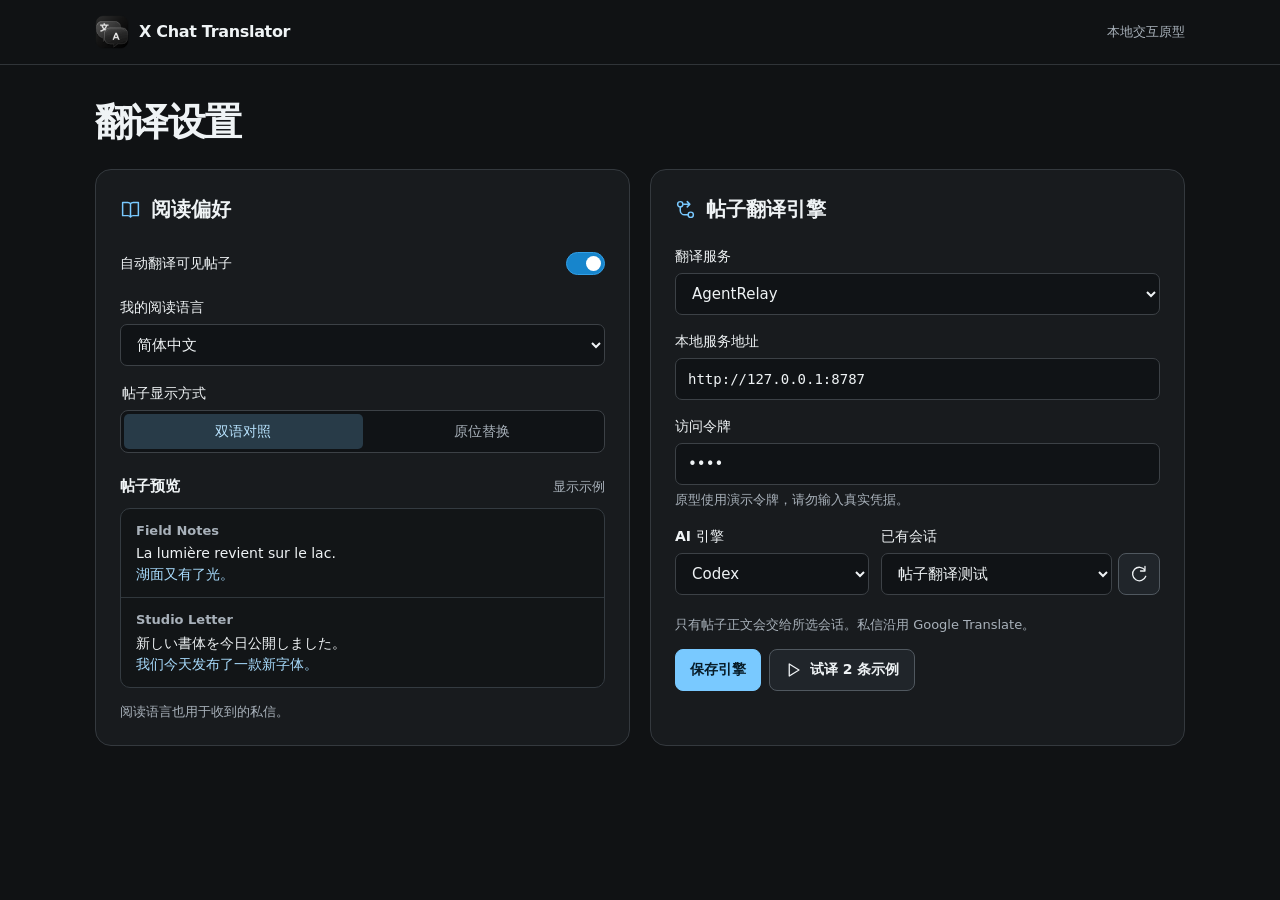
<file: docs/options-prototype/index.html>
<!doctype html>
<html lang="zh-CN">
<head>
<meta charset="utf-8"><meta name="viewport" content="width=device-width,initial-scale=1">
<meta name="theme-color" content="#101214"><title>翻译设置 · X Chat Translator</title>
<link rel="stylesheet" href="style.css"><script src="demo.js" defer></script>
</head>
<body>
<svg class="symbols" xmlns="http://www.w3.org/2000/svg" aria-hidden="true"><defs>
<symbol id="book" viewBox="0 0 24 24"><path d="M3 4h6a4 4 0 0 1 3 1.5A4 4 0 0 1 15 4h6v15h-6a4 4 0 0 0-3 1.5A4 4 0 0 0 9 19H3zM12 6v14"/></symbol>
<symbol id="route" viewBox="0 0 24 24"><circle cx="6" cy="6" r="3"/><circle cx="18" cy="18" r="3"/><path d="M6 9v4a5 5 0 0 0 5 5h4M10 6h7m-3-3 3 3-3 3"/></symbol>
<symbol id="play" viewBox="0 0 24 24"><path d="m7 4 13 8-13 8z"/></symbol>
<symbol id="refresh-icon" viewBox="0 0 24 24"><path d="M20 7a9 9 0 1 0 1 8M20 2v6h-6"/></symbol>
</defs></svg>
<header class="bar"><div class="bar-inner"><div class="brand"><img src="../../icons/icon-48.png" alt="" width="34" height="34"> X Chat Translator</div><span class="prototype">本地交互原型</span></div></header>
<main><h1>翻译设置</h1>
<div class="grid">
<section class="panel" aria-labelledby="read-title">
<h2 id="read-title"><svg aria-hidden="true"><use href="#book"/></svg>阅读偏好</h2>
<label class="toggle-row">自动翻译可见帖子<input id="enabled" type="checkbox" checked role="switch"></label>
<label for="language">我的阅读语言</label>
<select id="language"><option value="zh">简体中文</option><option value="en">English</option></select>
<fieldset><legend>帖子显示方式</legend><div class="segments">
<label><input type="radio" name="mode" value="both" checked><span>双语对照</span></label>
<label><input type="radio" name="mode" value="replace"><span>原位替换</span></label>
</div></fieldset>
<div class="preview-heading"><h3>帖子预览</h3><span id="preview-caption">显示示例</span></div>
<div class="feed" id="feed"></div>
<p class="hint reading-note">阅读语言也用于收到的私信。</p>
</section>
<section class="panel" aria-labelledby="engine-title">
<h2 id="engine-title"><svg aria-hidden="true"><use href="#route"/></svg>帖子翻译引擎</h2>
<label for="engine">翻译服务</label>
<select id="engine"><option value="relay">AgentRelay</option><option value="google">Google Translate</option></select>
<div id="binding">
<label for="address">本地服务地址</label><input type="url" spellcheck="false" autocomplete="off" name="address" id="address" value="http://127.0.0.1:8787">
<label for="token">访问令牌</label><input type="password" id="token" autocomplete="off" name="demo-token" aria-describedby="token-hint" value="demo"><p class="hint" id="token-hint">原型使用演示令牌，请勿输入真实凭据。</p>
<div class="pair"><div><label for="provider">AI 引擎</label><select id="provider"><option value="codex">Codex</option><option value="antigravity">Antigravity</option></select></div>
<div><label for="session">已有会话</label><div class="session"><select id="session"></select>
<button type="button" class="icon-btn" id="refresh" aria-label="检测连接并刷新会话"><svg aria-hidden="true"><use href="#refresh-icon"/></svg><span class="tip" aria-hidden="true">检测连接并刷新会话</span></button></div></div></div>
</div>
<p class="scope" id="scope">只有帖子正文会交给所选会话。私信沿用 Google Translate。</p>
<div class="actions"><button type="button" class="primary" id="save">保存引擎</button><button type="button" id="trial"><svg aria-hidden="true"><use href="#play"/></svg>试译 2 条示例</button></div>
<p role="status" id="feedback"></p>
</section></div></main></body></html>
</file>
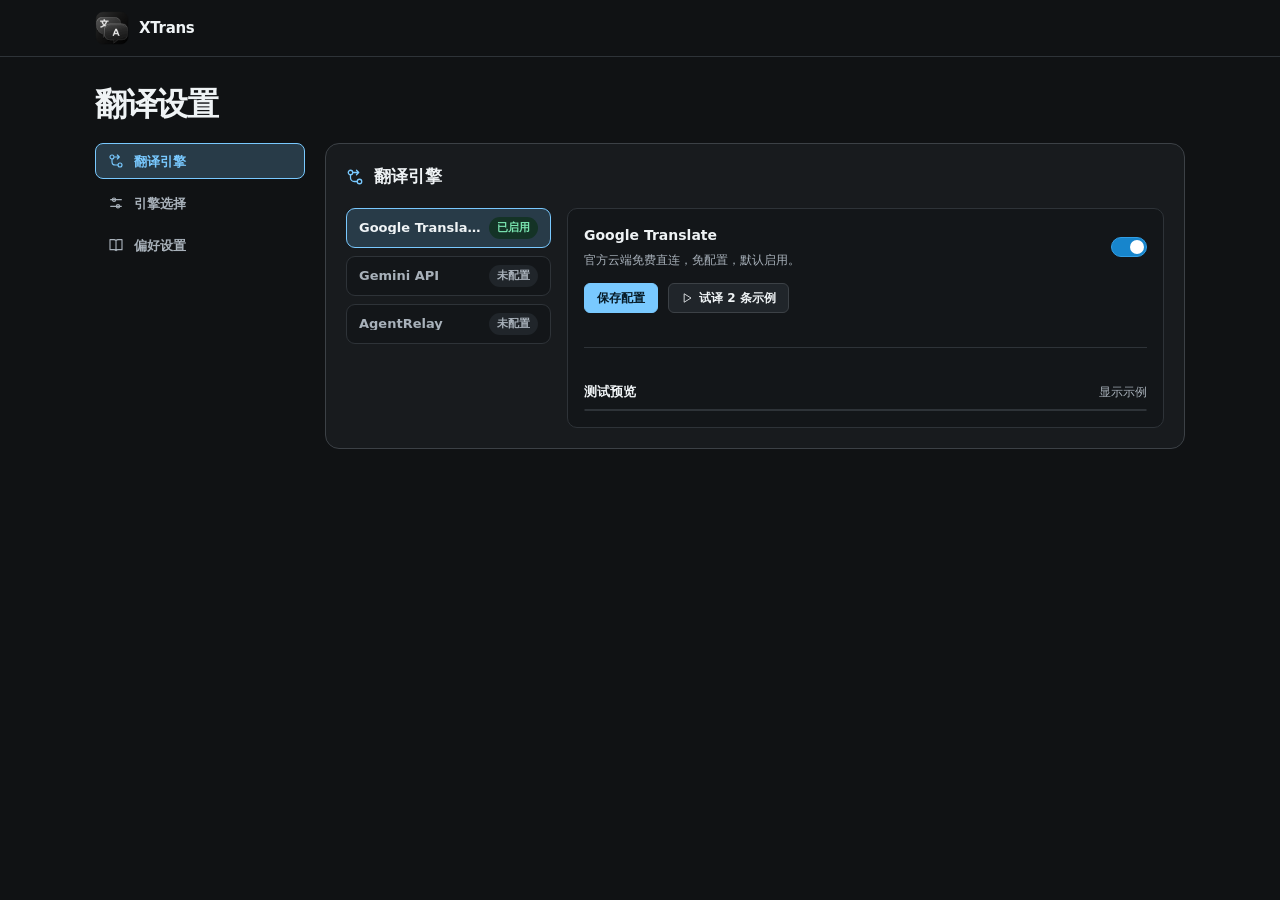
<file: options.html>
<!doctype html>
<html lang="zh-CN">
<head>
<meta charset="utf-8"><meta name="viewport" content="width=device-width,initial-scale=1">
<meta name="theme-color" content="#101214"><title>翻译设置 · XTrans</title>
<link rel="stylesheet" href="options.css"><script src="i18n.js" defer></script><script src="relay-client.js" defer></script><script src="options.js" defer></script>
</head>
<body>
<svg class="symbols" xmlns="http://www.w3.org/2000/svg" aria-hidden="true"><defs>
<symbol id="book" viewBox="0 0 24 24"><path d="M3 4h6a4 4 0 0 1 3 1.5A4 4 0 0 1 15 4h6v15h-6a4 4 0 0 0-3 1.5A4 4 0 0 0 9 19H3zM12 6v14"/></symbol>
<symbol id="route" viewBox="0 0 24 24"><circle cx="6" cy="6" r="3"/><circle cx="18" cy="18" r="3"/><path d="M6 9v4a5 5 0 0 0 5 5h4M10 6h7m-3-3 3 3-3 3"/></symbol>
<symbol id="sliders" viewBox="0 0 24 24"><path d="M4 7h16M4 17h16"/><circle cx="9" cy="7" r="2.5"/><circle cx="15" cy="17" r="2.5"/></symbol>
<symbol id="play" viewBox="0 0 24 24"><path d="m7 4 13 8-13 8z"/></symbol>
<symbol id="refresh-icon" viewBox="0 0 24 24"><path d="M20 7a9 9 0 1 0 1 8M20 2v6h-6"/></symbol>
</defs></svg>
<header class="bar"><div class="bar-inner"><div class="brand"><img src="icons/icon-48.png" alt="" width="34" height="34"> XTrans</div></div></header>
<main inert><h1 data-i18n="optsTitle">翻译设置</h1>
<div class="shell">
<nav class="sidebar" aria-label="Settings sections">
<button type="button" class="nav-item" data-tab="providers" aria-selected="true"><svg aria-hidden="true"><use href="#route"/></svg><span data-i18n="navProviders">翻译引擎</span></button>
<button type="button" class="nav-item" data-tab="scenes" aria-selected="false"><svg aria-hidden="true"><use href="#sliders"/></svg><span data-i18n="navScenes">引擎选择</span></button>
<button type="button" class="nav-item" data-tab="preferences" aria-selected="false"><svg aria-hidden="true"><use href="#book"/></svg><span data-i18n="navPreferences">偏好设置</span></button>
</nav>

<div class="workspace">
<section class="panel tab-panel" id="tab-providers" aria-labelledby="providers-title">
<h2 id="providers-title"><svg aria-hidden="true"><use href="#route"/></svg><span data-i18n="navProviders">翻译引擎</span></h2>

<div class="provider-split">
<div class="provider-list" role="tablist" aria-label="Translation providers">
<button type="button" class="provider-item" data-provider="google" aria-selected="true"><strong>Google Translate</strong><span class="badge ready" data-i18n="statusEnabled">已启用</span></button>
<button type="button" class="provider-item" data-provider="gemini" aria-selected="false"><strong>Gemini API</strong><span class="badge" id="gemini-badge" data-i18n="statusUnconfigured">未配置</span></button>
<button type="button" class="provider-item" data-provider="relay" aria-selected="false"><strong>AgentRelay</strong><span class="badge" id="relay-badge" data-i18n="statusUnconfigured">未配置</span></button>
</div>

<div class="provider-detail">
<div class="provider-pane" id="pane-google">
<div class="provider-head"><div><strong>Google Translate</strong><p class="hint" data-i18n="googleDesc">官方云端免费直连，免配置，默认启用。</p></div><input id="google-enabled" class="switch" type="checkbox" checked role="switch" aria-label="Google Translate"></div>
</div>

<div class="provider-pane" id="pane-gemini" hidden>
<div class="provider-head"><div><strong>Gemini API</strong><p class="hint" data-i18n="geminiKeyHint">密钥仅保存在此浏览器，可在 Google AI Studio 免费申请。</p></div><input id="gemini-enabled" class="switch" type="checkbox" role="switch" aria-label="Gemini API"></div>
<div id="gemini-config">
<label for="gemini-key" data-i18n="geminiApiKey">Gemini API Key</label>
<div class="key-row"><input type="password" id="gemini-key" autocomplete="off" spellcheck="false" placeholder="AQ... / AIza..."><button type="button" id="gemini-get-key" data-i18n="geminiGetKey">获取 Key</button><button type="button" id="gemini-test" data-i18n="geminiTest">测试</button></div>
<label for="gemini-model" data-i18n="geminiModel">Gemini 模型</label>
<select id="gemini-model">
<option value="gemini-flash-lite-latest">gemini-flash-lite-latest</option>
<option value="gemini-flash-latest">gemini-flash-latest</option>
<option value="gemini-3.8-flash">gemini-3.8-flash</option>
<option value="gemini-3.5-flash-lite">gemini-3.5-flash-lite</option>
</select>
</div>
</div>

<div class="provider-pane" id="pane-relay" hidden>
<div class="provider-head"><div><strong>AgentRelay</strong><p class="hint" data-i18n="relayDesc">连接本机 AI 客户端，支持一键自动检测安装并交换令牌。</p></div><div class="provider-actions"><button type="button" id="relay-auto" data-i18n="relayAutoEnable">一键启用</button><input id="relay-enabled" class="switch" type="checkbox" role="switch" aria-label="AgentRelay"></div></div>
<div id="binding">
<label for="address" data-i18n="localAddress">本地服务地址</label><input type="url" spellcheck="false" autocomplete="off" name="address" id="address" value="http://127.0.0.1:8787">
<label for="token" data-i18n="accessToken">访问令牌</label><input type="password" id="token" autocomplete="off" name="access-token" aria-describedby="token-hint"><p class="hint" id="token-hint" data-i18n="localToken">令牌仅保存在此浏览器。</p>
<div class="pair"><div><label for="provider" data-i18n="aiProvider">AI 引擎</label><select id="provider"></select></div>
<div><label for="session" data-i18n="existingSession">已有会话</label><div class="session"><select id="session"></select>
<button type="button" class="icon-btn" id="refresh" data-i18n-aria-label="refreshSessions" aria-label="检测连接并刷新会话"><svg aria-hidden="true"><use href="#refresh-icon"/></svg><span class="tip" aria-hidden="true" data-i18n="refreshSessions">检测连接并刷新会话</span></button></div></div></div>
</div>
</div>

<div class="actions">
<button type="button" class="primary" id="save" data-i18n="saveEngine">保存配置</button>
<button type="button" id="trial"><svg aria-hidden="true"><use href="#play"/></svg><span data-i18n="trialPosts">试译 2 条示例</span></button>
</div>
<p role="status" id="feedback"></p>

<div class="preview-block">
<div class="preview-heading"><h3 data-i18n="testPreview">测试预览</h3><span id="preview-caption" data-i18n="sample">显示示例</span></div>
<div class="feed" id="feed"></div>
</div>
</div>
</div>
</section>

<section class="panel tab-panel" id="tab-scenes" aria-labelledby="scenes-title" hidden>
<h2 id="scenes-title"><svg aria-hidden="true"><use href="#sliders"/></svg><span data-i18n="navScenes">引擎选择</span></h2>
<p class="hint scenes-intro" data-i18n="multiEngineScope">各场景将独立使用各自所选的翻译引擎。</p>
<div class="scene-list">
<div class="scene-row"><div><label for="engine" data-i18n="postEngineLabel">帖子翻译</label><p class="hint" data-i18n="postSceneHint">X 首页、详情页与时间线推文</p></div><select id="engine"><option value="google">Google Translate</option><option value="gemini">Gemini API</option><option value="relay">AgentRelay</option></select></div>
<div class="scene-row"><div><label for="engine-article" data-i18n="articleEngineLabel">文章翻译</label><p class="hint" data-i18n="articleSceneHint">仅文章详情，按滚动到的正文块翻译并缓存</p></div><select id="engine-article"><option value="google">Google Translate</option><option value="gemini">Gemini API</option><option value="relay">AgentRelay</option></select></div>
<div class="scene-row"><div><label for="engine-reply" data-i18n="replyEngineLabel">评论翻译</label><p class="hint" data-i18n="replySceneHint">发评输入框实时预览与拦截发送</p></div><select id="engine-reply"><option value="google">Google Translate</option><option value="gemini">Gemini API</option><option value="relay">AgentRelay</option></select></div>
<div class="scene-row"><div><label for="engine-chat-incoming" data-i18n="chatIncomingEngineLabel">私信收到</label><p class="hint" data-i18n="chatInSceneHint">X Chat 收到的对方私信消息</p></div><select id="engine-chat-incoming"><option value="google">Google Translate</option><option value="gemini">Gemini API</option><option value="relay">AgentRelay</option></select></div>
<div class="scene-row"><div><label for="engine-chat-outgoing" data-i18n="chatOutgoingEngineLabel">私信发送</label><p class="hint" data-i18n="chatOutSceneHint">X Chat 输入框发送前译文预览</p></div><select id="engine-chat-outgoing"><option value="google">Google Translate</option><option value="gemini">Gemini API</option><option value="relay">AgentRelay</option></select></div>
</div>
<div class="actions"><button type="button" class="primary" id="save-scenes" data-i18n="saveScenes">保存场景分配</button></div>
<p role="status" id="scenes-feedback"></p>
</section>

<section class="panel tab-panel" id="tab-preferences" aria-labelledby="read-title" hidden>
<h2 id="read-title"><svg aria-hidden="true"><use href="#book"/></svg><span data-i18n="navPreferences">偏好设置</span></h2>
<div class="preferences-form">
<label class="preference-toggle"><span data-i18n="autoPosts">自动翻译可见帖子</span><input id="enabled" class="switch" type="checkbox" checked role="switch"></label>
<div class="preference-field">
<label for="language" data-i18n="readLang">我的阅读语言</label>
<select id="language" aria-describedby="reading-language-hint"></select>
<p id="reading-language-hint" class="hint" data-i18n="sharedLang">阅读语言也用于收到的私信。</p>
</div>
<label class="preference-toggle preference-toggle--described">
<span class="preference-copy"><span id="skip-native-label" data-i18n="skipNativeLanguage">母语不翻译</span><span id="skip-native-hint" class="hint" data-i18n="skipNativeLanguageHint"></span></span>
<input id="skip-native-language" class="switch" aria-labelledby="skip-native-label" aria-describedby="skip-native-hint" type="checkbox" checked role="switch">
</label>
<fieldset><legend data-i18n="displayMode">帖子显示方式</legend><div class="segments">
<label><input type="radio" name="mode" value="both" checked><span data-i18n="bilingual">双语对照</span></label>
<label><input type="radio" name="mode" value="replace"><span data-i18n="replaceMode">原位替换</span></label>
</div></fieldset>
<fieldset><legend data-i18n="themeSetting">外观主题</legend><div class="segments">
<label><input type="radio" name="theme" value="auto" checked><span data-i18n="themeAuto">跟随默认</span></label>
<label><input type="radio" name="theme" value="light"><span data-i18n="themeLight">白天</span></label>
<label><input type="radio" name="theme" value="dark"><span data-i18n="themeDark">黑夜</span></label>
</div></fieldset>
</div>
</section>
</div>
</div>
</main>
<dialog id="relay-guide" class="guide-dialog" aria-labelledby="guide-title">
<h2 id="guide-title"></h2>
<p id="guide-desc"></p>
<div class="guide-actions">
<button type="button" class="primary" id="guide-retry" data-i18n="relayGuideRetry">重新检测</button>
<button type="button" id="guide-learn" data-i18n="relayGuideLearnMore">了解与下载 AgentRelay</button>
<button type="button" id="guide-close" data-i18n="close">关闭</button>
</div>
</dialog>
</body></html>
</file>
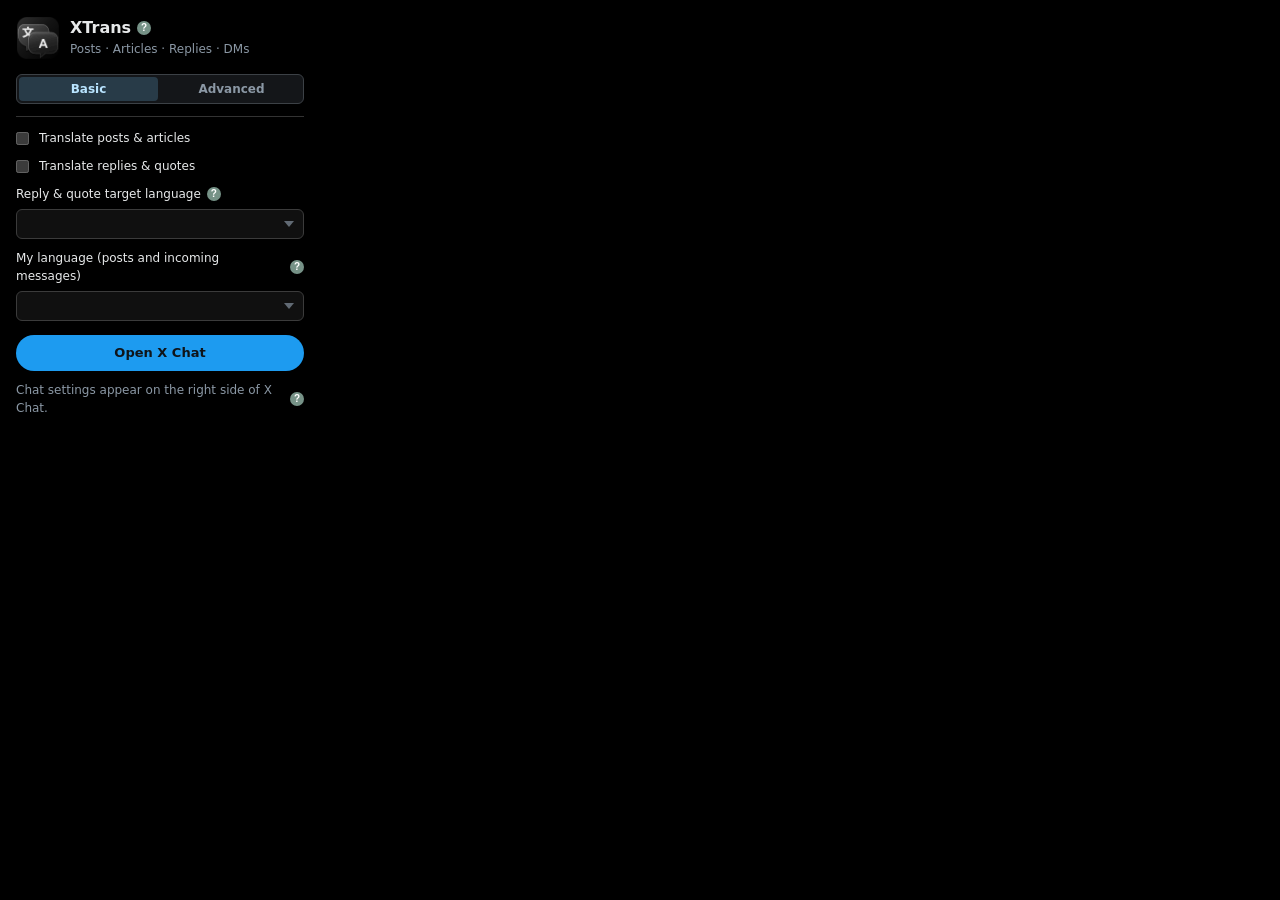
<file: popup.html>
<!doctype html>
<html lang="zh-CN">
<head>
  <meta charset="utf-8">
  <meta name="viewport" content="width=device-width, initial-scale=1">
  <title data-i18n="extName">XTrans</title>
  <style>
    * { box-sizing: border-box; }
    html { color-scheme:dark; }
    body { width: 320px; margin: 0; padding: 16px; color: #e7e9ea; background: #000; font: 13px/1.5 system-ui, -apple-system, "Microsoft YaHei", sans-serif; }
    header { display: flex; align-items: center; margin-bottom: 14px; }
    img { width: 44px; height: 44px; flex: none; margin-right: 10px; }
    .title-row { display: flex; align-items: center; }
    h1 { margin: 0; font-size: 16px; line-height: 1.2; }
    .title-row .info-tip { margin-left: 6px; }
    .sub { margin-top: 3px; color: #8b98a5; font-size: 12px; }
    a { display: block; padding: 8px 12px; border-radius: 999px; color: #0f1419; background: #1d9bf0; text-align: center; text-decoration: none; font-size: 13px; font-weight: 700; }
    a:hover { background: #1785d1; }
    .hint { margin-top: 10px; color: #8b98a5; font-size: 12px; }
    :is(a,button,input,select,.info-tip):focus-visible { outline: 2px solid #1d9bf0; outline-offset: 2px; }
    #save-status:empty { display: none; }
    .settings { border-top: 1px solid #333; padding-top: 12px; margin-bottom: 14px; }
    label { display:block; margin-bottom:10px; }
    .field-head { display: flex; align-items: center; font-size: 12px; }
    .field-head .info-tip { margin-left: 6px; }
    select { appearance:none; width:100%; height:30px; margin-top:6px; padding-inline:10px 28px; background-color:#181818; color:#eee; border:1px solid #555; border-radius:6px; font:12px system-ui; background-image: url("data:image/svg+xml,%3Csvg xmlns='http://www.w3.org/2000/svg' viewBox='0 0 10 6'%3E%3Cpath fill='%238b98a5' d='M0 0h10L5 6z'/%3E%3C/svg%3E"); background-repeat: no-repeat; background-origin: border-box; background-position: right 10px center; background-size: 10px 6px; }
    select:dir(rtl) { background-position:left 10px center; }
    @media(forced-colors:active) { select { appearance:auto; background-image:none; padding-inline-end:10px; } }
    .settings label:has(input) { display:flex; align-items:center; font-size:12px; }
    .settings label:has(input) input { margin:0 10px 0 0; accent-color:#1d9bf0; }
    .tabs { display: flex; height: 30px; padding: 2px; margin-bottom: 12px; background: #141619; border: 1px solid #3c4146; border-radius: 6px; }
    .tabs button { flex: 1; height: 100%; border: 0; border-radius: 4px; background: transparent; color: #8b98a5; font: 600 12px/24px system-ui, "Microsoft YaHei", sans-serif; cursor: pointer; white-space: nowrap; padding: 0 8px; }
    .tabs button:not(:last-child) { margin-right: 4px; }
    .tabs button[aria-selected="true"] { background: #283b48; color: #b9e4ff; }
    .tabs button:hover:not([aria-selected="true"]) { color: #e7e9ea; }
    .info-tip { position: relative; display: inline-flex; align-items: center; justify-content: center; flex: none; width: 14px; height: 14px; border-radius: 50%; background: #769287; color: #fff; font: 700 10px/1 Arial, sans-serif; border: 0; cursor: help; }
    .info-tip .tip-pop { display: none; position: absolute; z-index: 10; left: 50%; transform: translateX(-50%); bottom: calc(100% + 6px); width: 230px; padding: 7px 9px; border-radius: 6px; background: #1c1f23; color: #e7e9ea; border: 1px solid #3c4146; font: 400 12px/1.45 system-ui, "Microsoft YaHei", sans-serif; white-space: normal; text-align: start; box-shadow: 0 4px 12px rgba(0,0,0,.45); }
    .info-tip.tip-down .tip-pop { bottom: auto; top: calc(100% + 6px); right: -12px; left: auto; transform: none; }
    .info-tip:is(:hover,:focus-visible) .tip-pop { display: block; }
    .footer-note { display: flex; align-items: center; justify-content: center; margin-top: 10px; color: #8b98a5; font-size: 12px; }
    .footer-note .info-tip { margin-left: 6px; }
  </style>
</head>
<body>
  <header>
    <img src="icons/icon-48.png" width="44" height="44" alt="">
    <div>
      <div class="title-row"><h1>XTrans</h1><span class="info-tip tip-down" tabindex="0" role="note">?<span class="tip-pop" data-i18n="popupIntro">浏览帖子时保留原文，下方显示译文。在 X Chat 输入消息，确认译文后按 Enter 发送。</span></span></div>
      <div class="sub" data-i18n="popupSubtitle">发送前预览 · 收到即翻译</div>
    </div>
  </header>
  <div class="tabs" role="tablist">
    <button type="button" id="tab-basic" role="tab" aria-selected="true" data-i18n="basicSettings">基础设置</button>
    <button type="button" id="options" role="tab" aria-selected="false" data-i18n="advancedSettings">高级设置</button>
  </div>
  <div class="settings">
    <label><input id="posts-enabled" type="checkbox" disabled><span data-i18n="postsToggle">帖子双语翻译</span></label>
    <label><input id="replies-enabled" type="checkbox" disabled><span data-i18n="replyEnabled">评论翻译</span></label>
    <label for="reply-language">
      <span class="field-head"><span data-i18n="replyTargetSetting">评论目标语言</span><span class="info-tip" tabindex="0" role="note">?<span class="tip-pop" data-i18n="replyPopupHint">保留输入原文，在下方预览译文。开启拦截后，Enter 和回复按钮发送译文。</span></span></span>
      <select id="reply-language" disabled></select>
    </label>
    <label for="reading-language">
      <span class="field-head"><span data-i18n="readingLanguage">我的语言（帖子与收到的消息）</span><span class="info-tip" tabindex="0" role="note">?<span class="tip-pop" data-i18n="postsHint">适用于首页、推荐、详情及回复。保留原文，自动翻译可见帖子。</span></span></span>
      <select id="reading-language" disabled></select>
    </label>
    <div id="save-status" class="hint" role="status"></div>
  </div>
  <a href="https://x.com/i/chat/" target="_blank" rel="noopener noreferrer" data-i18n="openChat">打开 X Chat</a>
  <div class="footer-note">
    <span data-i18n="sidebarHint">设置会在 X Chat 页面右侧显示。</span>
    <span class="info-tip" tabindex="0" role="note">?<span class="tip-pop" data-i18n="privacyHint">待翻译文字会发送至 Google Translate。翻译缓存仅保留在当前页面内存中，刷新后清空。</span></span>
  </div>
</body>
<script src="i18n.js"></script>
<script src="popup.js"></script>
</html>
</file>
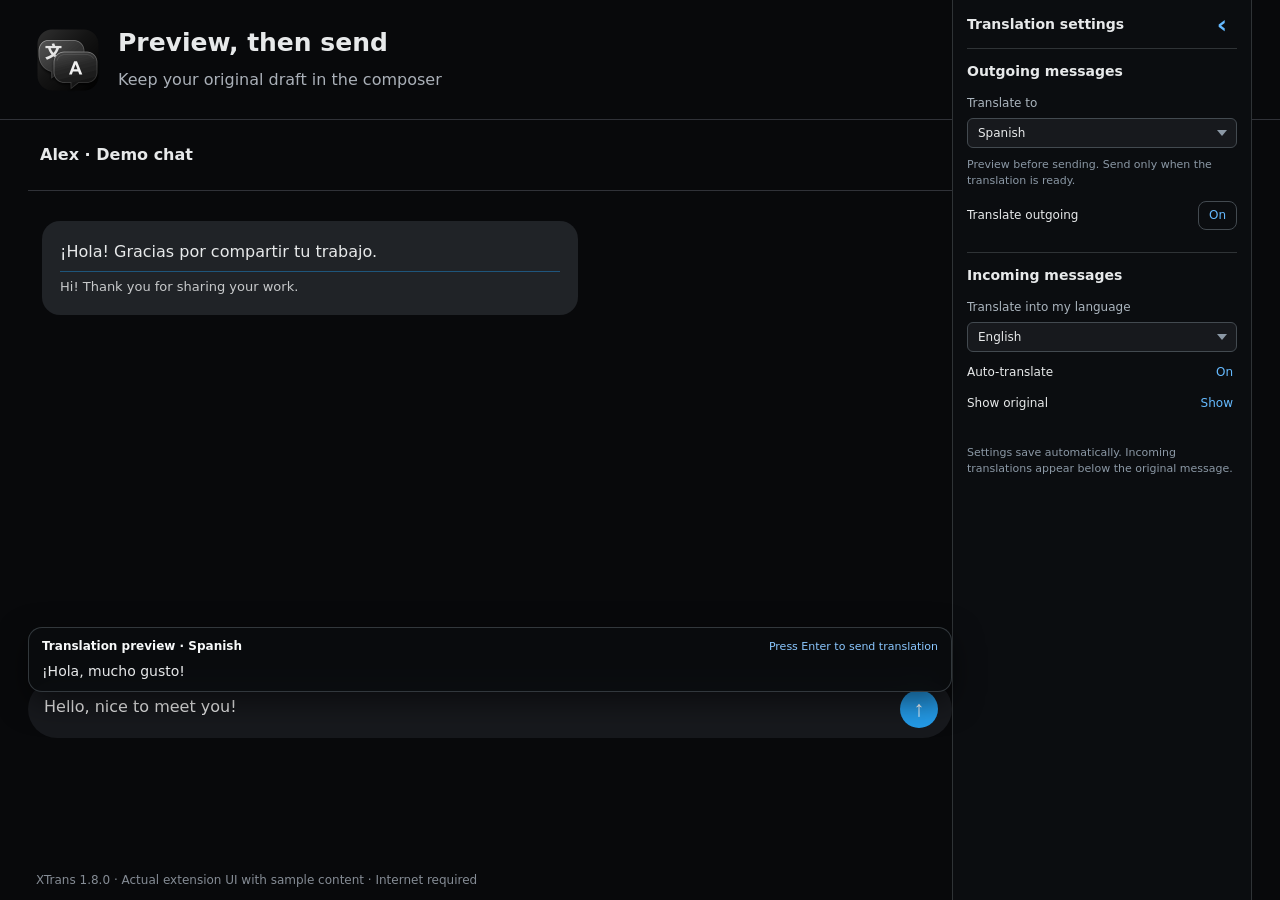
<file: store/preview.html>
<!doctype html>
<html lang="zh-CN" data-theme="dark"><meta charset="utf-8"><title>XTrans · 示例界面</title>
<style>
*{box-sizing:border-box}body{margin:0;background:#08090b;color:#e7e9ea;font:16px/1.6 "Microsoft YaHei",system-ui,sans-serif}header.brand{height:120px;padding:24px 36px;display:flex;align-items:center;border-bottom:1px solid #303238}header.brand img{width:64px;height:64px;margin-right:18px}h1{font-size:25px;margin:0}p{margin:4px 0;color:#aab0b8}.tag{margin-left:auto;color:#9299a3;font-size:13px}main{margin-left:28px;width:calc(100vw - 356px);max-width:924px;height:660px}#chat{width:100%;height:640px;position:relative}article{border:1px solid #333840;padding:24px;border-radius:16px;margin:20px 0;background:#0d0f12}.person{font-weight:bold;margin-bottom:12px}article [data-testid=tweetText]{font-size:18px}#posts{max-width:780px;margin:24px auto}.foot{position:fixed;bottom:10px;left:36px;color:#858c95;font-size:12px}
@media(max-width:800px){body:not(.posts-view) header.brand{width:calc(100vw - 328px);padding:18px 12px}body:not(.posts-view) header.brand img{width:32px;height:32px;margin-right:10px}h1{font-size:17px;line-height:1.4}header.brand p{font-size:12px}}
</style>
<header class="brand"><img src="../icons/icon-128.png" alt=""><div><h1 id="headline">先预览译文，再发送</h1><p id="subtitle">中文草稿保留在输入框中</p></div><span class="tag">XTrans · 示例界面</span></header>
<main data-testid="primaryColumn"><div id="chat" data-testid="xchatEmbedRoute"></div></main>
<div id="posts" hidden><article data-testid="tweet"><div class="person">Design Notes · 示例帖子</div><div data-testid="tweetText" lang="en">Good design makes everyday conversations easier. Start with a clear idea, then choose the words that feel right.</div></article><article data-testid="tweet"><div class="person">Travel Journal · 示例帖子</div><div data-testid="tweetText" lang="en">A quiet morning, a good cup of coffee, and a new city to explore.</div></article></div>
<div class="foot">使用扩展实际界面与示例内容展示 · 翻译需要联网</div>
<script type="module" src="preview.js"></script>
</html>
</file>
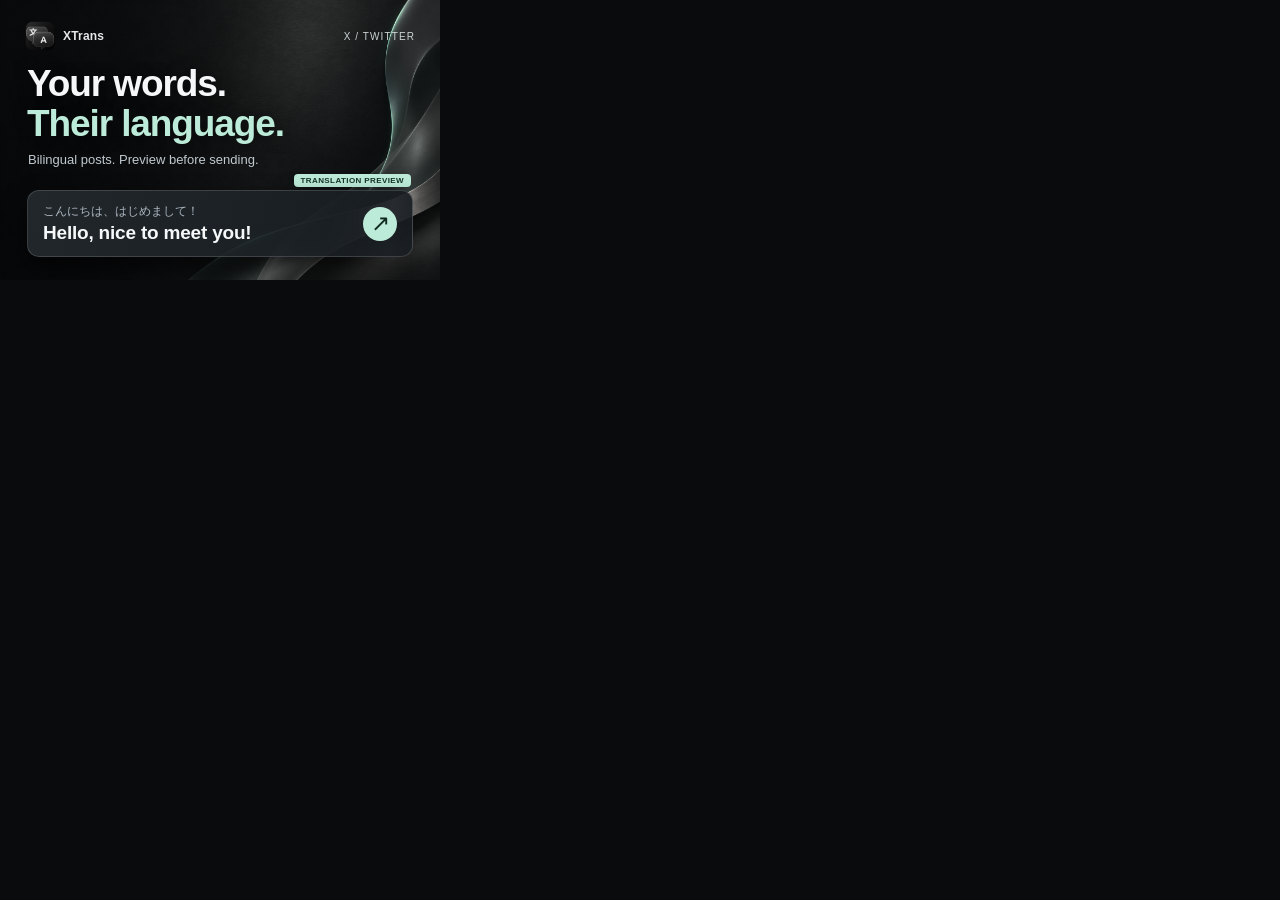
<file: store/promo/tile.html>
<!doctype html>
<html lang="en"><head><meta charset="utf-8"><meta name="viewport" content="width=device-width,initial-scale=1"><title>XTrans promotional tile</title>
<style>
*{box-sizing:border-box}html,body{margin:0;width:440px;height:280px;background:#090b0d;color:#f6f7f8;font-family:Arial,"Microsoft YaHei","Yu Gothic","Malgun Gothic",sans-serif}#poster{position:relative;width:440px;height:280px;overflow:hidden;background:#0b0d0f url(scene.png) center/cover}.shade{position:absolute;inset:0;background:linear-gradient(90deg,rgba(5,7,9,.2),rgba(5,7,9,0) 70%)}header{position:absolute;top:21px;left:25px;right:25px;display:flex;align-items:center}header img{height:30px;width:30px;margin-right:8px}.brand{font-size:12px;font-weight:700;letter-spacing:.2px;color:#e5e7eb}.platform{margin-left:auto;font-size:10px;letter-spacing:1.1px;color:#cbd3d6}h1{position:absolute;top:64px;left:27px;margin:0;font-size:37px;line-height:1.08;font-weight:800;letter-spacing:-1.1px;text-shadow:0 2px 15px #0008;max-width:380px}h1 span{display:block}h1 span:last-child{color:#bcebd9}.sub{position:absolute;top:151px;left:28px;margin:0;font-size:13px;color:#c1c9cf;line-height:1.45}.example{position:absolute;top:190px;left:27px;right:27px;height:67px;padding:10px 15px;background:linear-gradient(110deg,#242a2eed,#171c21ed);border:1px solid #ffffff26;border-radius:12px;box-shadow:0 12px 24px #0009;display:flex;align-items:center}.original{font-size:12px;color:#aeb8c2;line-height:1.6}.translated{font-size:19px;line-height:1.3;font-weight:700;letter-spacing:-.2px}.flow{margin-left:auto;width:34px;height:34px;border-radius:50%;background:#bcebd9;color:#102b21;display:flex;align-items:center;justify-content:center;font-size:23px}.badge{position:absolute;right:29px;top:174px;padding:2px 7px;background:#bcebd9;color:#163429;border-radius:4px;font-size:8px;letter-spacing:.4px;font-weight:bold}.locale-ja h1,.locale-ko h1{font-size:34px;letter-spacing:-1.2px;line-height:1.2}.locale-zh_CN h1{font-size:36px;letter-spacing:1px;line-height:1.12}.locale-es_419 h1{font-size:36px}
</style></head><body><main id="poster"><div class="shade"></div><header><img src="../../icons/icon-48.png" width="30" height="30" alt=""><div class="brand">XTrans</div><div class="platform">X / TWITTER</div></header><h1><span id="line1"></span><span id="line2"></span></h1><p class="sub"></p><div class="badge"></div><div class="example"><div><div class="original"></div><div class="translated"></div></div><div class="flow" aria-hidden="true">↗</div></div></main><script>
const copies={
 en:{lines:['Your words.','Their language.'],sub:'Bilingual posts. Preview before sending.',badge:'TRANSLATION PREVIEW',original:'こんにちは、はじめまして！',translated:'Hello, nice to meet you!'},
 zh_CN:{lines:['读懂世界','畅聊无界'],sub:'X 帖子双语阅读 · 私信发送前预览',badge:'译文预览',original:'你好，很高兴认识你！',translated:'Hello, nice to meet you!'},
 es_419:{lines:['Tu idioma.','Sin barreras.'],sub:'Posts bilingües. Revisa antes de enviar.',badge:'VISTA PREVIA',original:'¡Hola, mucho gusto!',translated:'Hello, nice to meet you!'},
 ja:{lines:['言葉を超えて、','つながろう。'],sub:'ポストを対訳表示。送信前に訳文を確認。',badge:'訳文プレビュー',original:'こんにちは、はじめまして！',translated:'Hello, nice to meet you!'},
 ko:{lines:['언어를 넘어,','대화하세요.'],sub:'게시물 이중 언어 표시 · 전송 전 번역 확인',badge:'번역 미리보기',original:'안녕하세요, 반가워요!',translated:'Hello, nice to meet you!'}
};
const locale=new URLSearchParams(location.search).get('lang')||'en';const copy=copies[locale];document.body.className='locale-'+locale;document.documentElement.lang=locale.replace('_','-');document.querySelector('#line1').textContent=copy.lines[0];document.querySelector('#line2').textContent=copy.lines[1];for(const key of ['sub','badge','original','translated'])document.querySelector('.'+key).textContent=copy[key];document.fonts.ready.then(()=>document.body.dataset.ready='1');
</script></body></html>
</file>
<file: docs/options-prototype/style.css>
* { box-sizing: border-box; }
:root { color-scheme: dark; --bg:#101214; --panel:#181b1e; --field:#101316; --line:#3c4146; --muted:#a8b1ba; --blue:#79c9ff; font:15px/1.5 system-ui,"Microsoft YaHei",sans-serif; color:#eff3f5; background:var(--bg); }
body { margin:0; }
.symbols { position:absolute; width:0; height:0; }
.bar { border-bottom:1px solid #303438; }
.bar-inner, main { width:min(calc(100% - 72px),1090px); margin:auto; }
.bar-inner,.brand,.toggle-row,.preview-heading,.actions,.session,h2,button { display:flex; align-items:center; }
.bar-inner { height:64px; justify-content:space-between; }
.brand { gap:10px; font-size:16px; font-weight:650; letter-spacing:-.02em; }
.prototype,.hint,.preview-heading span,.byline { color:var(--muted); font-size:13px; }
main { padding:34px 0 36px; }
h1 { font-size:clamp(30px,3vw,40px); letter-spacing:-.045em; line-height:1.2; margin:0 0 24px; }
.grid { display:grid; grid-template-columns:1fr 1fr; gap:20px; align-items:stretch; }
.panel { min-width:0; padding:24px; border:1px solid #34393e; border-radius:16px; background:var(--panel); }
h2 { margin:0 0 22px; font-size:20px; gap:10px; font-weight:650; }
svg:not(.symbols) { width:18px; height:18px; fill:none; stroke:currentColor; stroke-width:1.7; stroke-linecap:round; stroke-linejoin:round; flex:none; }
h2 svg { color:var(--blue); width:21px!important; height:21px!important; }
label,legend { display:block; font-weight:550; font-size:14px; }
label[for],legend { margin:0 0 6px; }
.toggle-row { justify-content:space-between; gap:12px; margin:0 0 17px; min-height:34px; cursor:pointer; }
#enabled { appearance:none; margin:0; width:39px; height:23px; border:1px solid #85909a; border-radius:20px; background:#434951; cursor:pointer; }
#enabled::before { content:""; display:block; width:15px; height:15px; margin:3px; border-radius:50%; background:white; }
#enabled:checked { background:#1785cc; border-color:#329fe6; }
#enabled:checked::before { transform:translateX(16px); }
input:not([type=checkbox],[type=radio]),select { display:block; width:100%; height:42px; padding:0 12px; border:1px solid var(--line); border-radius:7px; background:var(--field); color:inherit; font:inherit; }
#address { font:14px/1.5 Consolas,monospace; }
button { justify-content:center; min-height:42px; gap:8px; padding:0 14px; cursor:pointer; border-radius:8px; border:1px solid #50585f; color:inherit; background:#20252a; font:600 14px/1.3 inherit; font-family:inherit; font-size:14px; font-weight:600; }
button:hover { background:#333b43; }
button:disabled,select:disabled { opacity:.55; cursor:default; }
.primary { color:#071b27; background:var(--blue); border-color:var(--blue); }
.primary:hover { background:#a9dcff; }
:focus-visible,.segments input:focus-visible + span { outline:2px solid var(--blue); outline-offset:3px; }
fieldset { margin:17px 0 0; padding:0; border:0; min-width:0; }
.segments { display:flex; background:var(--field); border:1px solid var(--line); border-radius:8px; padding:3px; }
.segments label { flex:1; cursor:pointer; position:relative; text-align:center; }
.segments input { position:absolute; opacity:0; width:1px; height:1px; }
.segments span { display:block; padding:7px; border-radius:5px; color:var(--muted); }
.segments input:checked + span { background:#283b48; color:#b9e4ff; }
.preview-heading { margin:22px 0 10px; justify-content:space-between; }
h3 { font-size:15px; margin:0; }
.feed { background:#121517; border:1px solid #343b41; border-radius:10px; }
article { padding:12px 15px; }
article + article { border-top:1px solid #30373c; }
.byline { margin:0 0 3px; font-weight:600; }
.source,.translation { margin:0; overflow-wrap:anywhere; font-size:14px; }
.translation { color:#a9ddff; }
.original { background:transparent; padding:0; color:var(--blue); min-height:32px; border:0; font-size:13px; }
.hint { margin:5px 0 0; }
.reading-note { margin-top:14px; }
#binding > label,.pair { margin-top:16px; }
.pair { display:grid; grid-template-columns: .82fr 1.18fr; gap:12px; }
.pair > div,.session select { min-width:0; }
.session { gap:6px; }
.icon-btn { padding:0; width:42px; flex:none; position:relative; }
.tip { display:none; position:absolute; right:0; bottom:calc(100% + 5px); padding:5px 8px; white-space:nowrap; border-radius:5px; background:#e5eef4; color:#172128; font-size:12px; }
.icon-btn:is(:hover,:focus-visible) .tip { display:block; }
.scope { margin:20px 0 0; color:var(--muted); font-size:13px; }
.actions { flex-wrap:wrap; gap:8px; margin-top:15px; }
#feedback { font-size:13px; color:var(--blue); margin:8px 0 0; }
#feedback:empty { margin:0; }
#feedback.error { color:#ffb8aa; }
[hidden] { display:none!important; }
@media(max-width:820px){ .grid{grid-template-columns:1fr;} .bar-inner,main{width:min(calc(100% - 32px),590px);} main{padding-top:24px;} .panel{padding:20px;} }
@media(max-width:390px){ .pair{grid-template-columns:1fr;} .panel{padding:16px;} .bar-inner{height:56px;} }
</file>
<file: options.css>
* { box-sizing: border-box; }
:root {
  color-scheme: dark;
  --bg: #101214;
  --panel: #181b1e;
  --card: #131619;
  --field: #101316;
  --line: #3c4146;
  --border-soft: #2e3338;
  --btn-bg: #20252a;
  --btn-hover: #333b43;
  --seg-active: #283b48;
  --seg-text: #b9e4ff;
  --muted: #a8b1ba;
  --blue: #79c9ff;
  --text: #eff3f5;
  --translation: #a9ddff;
  font: 14px/1.5 system-ui, "Microsoft YaHei", sans-serif;
  color: var(--text);
  background: var(--bg);
}
:root[data-theme="light"] {
  color-scheme: light;
  --bg: #f7f9fb;
  --panel: #ffffff;
  --card: #f8fafc;
  --field: #ffffff;
  --line: #cfd9de;
  --border-soft: #e2e8f0;
  --btn-bg: #f1f5f9;
  --btn-hover: #e2e8f0;
  --seg-active: #e0f2fe;
  --seg-text: #0369a1;
  --muted: #536471;
  --blue: #006db3;
  --text: #0f1419;
  --translation: #0369a1;
}
body { margin: 0; }
.symbols { position: absolute; width: 0; height: 0; }
.bar { border-bottom: 1px solid var(--border-soft); }
.bar-inner, main { width: min(calc(100% - 72px), 1090px); margin: auto; }
.bar-inner, .brand, .toggle-row, .preview-heading, .actions, .session, h2, button { display: flex; align-items: center; }
.bar-inner { height: 56px; justify-content: space-between; }
.brand { gap: 10px; font-size: 15px; font-weight: 650; letter-spacing: -.02em; }
.hint, .preview-heading span, .byline { color: var(--muted); font-size: 12px; }
main { padding: 28px 0 32px; }
h1 { font-size: clamp(26px, 2.5vw, 34px); letter-spacing: -.045em; line-height: 1.2; margin: 0 0 20px; }
.shell { display: flex; align-items: flex-start; }
.sidebar { width: 210px; flex: none; margin-right: 20px; display: flex; flex-direction: column; }
.nav-item { display: flex; align-items: center; width: 100%; height: 36px; padding: 0 12px; margin-bottom: 6px; border: 1px solid transparent; border-radius: 8px; background: transparent; color: var(--muted); font: 600 13px/1 system-ui, "Microsoft YaHei", sans-serif; cursor: pointer; text-align: left; }
.nav-item svg { margin-right: 10px; }
.nav-item:hover { background: var(--panel); color: var(--text); }
.nav-item[aria-selected="true"] { background: var(--seg-active); border-color: var(--blue); color: var(--blue); }
.workspace { flex: 1; min-width: 0; }
.panel { min-width: 0; padding: 20px; border: 1px solid var(--line); border-radius: 14px; background: var(--panel); }
.provider-split { display: flex; align-items: flex-start; }
.provider-list { width: 205px; flex: none; margin-right: 16px; display: flex; flex-direction: column; }
.provider-item { display: flex; align-items: center; justify-content: space-between; width: 100%; height: 40px; padding: 0 12px; margin-bottom: 8px; border: 1px solid var(--border-soft); border-radius: 9px; background: var(--card); color: var(--muted); font: 600 13px/1 system-ui, "Microsoft YaHei", sans-serif; cursor: pointer; text-align: left; }
.provider-item:hover { background: var(--btn-bg); color: var(--text); }
.provider-item[aria-selected="true"] { background: var(--seg-active); border-color: var(--blue); color: var(--text); }
.provider-item strong { font-size: 13px; white-space: nowrap; overflow: hidden; text-overflow: ellipsis; margin-right: 8px; }
.provider-detail { flex: 1; min-width: 0; border: 1px solid var(--border-soft); border-radius: 10px; padding: 16px; background: var(--card); }
.provider-head { display: flex; align-items: center; justify-content: space-between; margin-bottom: 12px; }
.provider-head > div { min-width: 0; margin-right: 12px; }
.provider-head strong { font-size: 14px; }
.badge { display: inline-flex; align-items: center; height: 22px; padding: 0 8px; border-radius: 999px; font-size: 11px; font-weight: 600; background: var(--btn-bg); color: var(--muted); white-space: nowrap; flex: none; }
.badge.ready { background: #143326; color: #7ae5b1; }
:root[data-theme="light"] .badge.ready { background: #dcfce7; color: #166534; }
.scenes-intro { margin: 0 0 14px; }
.scene-list { border: 1px solid var(--border-soft); border-radius: 10px; background: var(--card); }
.scene-row { display: flex; align-items: center; justify-content: space-between; padding: 12px 14px; }
.scene-row + .scene-row { border-top: 1px solid var(--border-soft); }
.scene-row > div { min-width: 0; margin-right: 14px; }
.scene-row label[for] { margin: 0; font-size: 13px; }
.scene-row select { width: 190px; flex: none; }
.preview-block { margin-top: 18px; padding-top: 16px; border-top: 1px solid #2e3338; }
h2 { margin: 0 0 18px; font-size: 17px; gap: 10px; font-weight: 650; }
svg:not(.symbols) { width: 16px; height: 16px; fill: none; stroke: currentColor; stroke-width: 1.7; stroke-linecap: round; stroke-linejoin: round; flex: none; }
h2 svg { color: var(--blue); width: 18px!important; height: 18px!important; }
label, legend { display: block; font-weight: 550; font-size: 12px; }
label[for], legend { margin: 0 0 6px; }
.toggle-row { justify-content: space-between; gap: 10px; margin: 0 0 14px; min-height: 30px; cursor: pointer; font-size: 12px; }
.switch, #enabled { appearance: none; margin: 0; width: 36px; height: 20px; flex: none; border: 1px solid #85909a; border-radius: 20px; background: #434951; cursor: pointer; }
.switch::before, #enabled::before { content: ""; display: block; width: 14px; height: 14px; margin: 2px; border-radius: 50%; background: white; }
.switch:checked, #enabled:checked { background: #1785cc; border-color: #329fe6; }
.switch:checked::before, #enabled:checked::before { transform: translateX(16px); }
.provider-actions { display: flex; align-items: center; flex: none; }
.provider-actions > *:not(:last-child) { margin-right: 10px; }

/* 普通单行输入框、下拉框统一 30px 高度、12px 字体 */
input:not([type=checkbox],[type=radio]), select {
  display: block;
  width: 100%;
  height: 30px;
  min-height: 30px;
  max-height: 30px;
  box-sizing: border-box;
  padding: 0 10px;
  border: 1px solid var(--line);
  border-radius: 6px;
  background-color: var(--field);
  color: inherit;
  font-family: inherit;
  font-size: 12px;
  line-height: 28px;
}

/* 下拉选择框：自定义倒三角，距右侧严格 10px，文本右内边距 28px 防止覆盖 */
select {
  appearance: none;
  -webkit-appearance: none;
  background-image: url("data:image/svg+xml,%3Csvg xmlns='http://www.w3.org/2000/svg' viewBox='0 0 10 6'%3E%3Cpath fill='%238b98a5' d='M0 0h10L5 6z'/%3E%3C/svg%3E"); background-repeat: no-repeat; background-origin: border-box; background-position: right 10px center; background-size: 10px 6px;
  padding-inline-end: 28px;
  cursor: pointer;
}

select:dir(rtl) { background-position: left 10px center; }
@media (forced-colors: active) { select { appearance: auto; background-image: none; padding-inline-end: 10px; } }

#address { font: 12px/28px Consolas, monospace; }

/* 普通按钮统一 30px 高度、12px 字体、不换行 */
button:not(.original):not(.nav-item):not(.provider-item) {
  display: inline-flex;
  align-items: center;
  justify-content: center;
  height: 30px;
  min-height: 30px;
  max-height: 30px;
  box-sizing: border-box;
  padding: 0 12px;
  cursor: pointer;
  border-radius: 6px;
  border: 1px solid var(--line);
  color: inherit;
  background: var(--btn-bg);
  line-height: 28px;
  font-family: inherit;
  font-size: 12px;
  font-weight: 600;
  white-space: nowrap;
}
button:not(.original):not(.nav-item):not(.provider-item):hover { background: var(--btn-hover); }
button:disabled, select:disabled { opacity: .55; cursor: default; }
.primary { color: #071b27!important; background: var(--blue)!important; border-color: var(--blue)!important; }
:root[data-theme="light"] .primary { color: #ffffff!important; }
.primary:hover { opacity: .9; }
:focus-visible, .segments input:focus-visible + span { outline: 2px solid var(--blue); outline-offset: 2px; }

fieldset { margin: 14px 0 0; padding: 0; border: 0; min-width: 0; }
.segments { display: flex; height: 30px; box-sizing: border-box; background: var(--field); border: 1px solid var(--line); border-radius: 6px; padding: 2px; }
.segments label { flex: 1; cursor: pointer; position: relative; text-align: center; margin: 0; line-height: 24px; font-size: 12px; }
.segments input { position: absolute; opacity: 0; width: 1px; height: 1px; }
.segments span { display: block; height: 100%; border-radius: 4px; color: var(--muted); line-height: 24px; }
.segments input:checked + span { background: var(--seg-active); color: var(--seg-text); font-weight: 600; }

.preview-heading { margin: 18px 0 8px; justify-content: space-between; }
h3 { font-size: 13px; margin: 0; font-weight: 600; }
.feed { background: var(--field); border: 1px solid var(--border-soft); border-radius: 8px; }
article { padding: 10px 12px; }
article + article { border-top: 1px solid var(--border-soft); }
.byline { margin: 0 0 3px; font-weight: 600; }
.source, .translation { margin: 0; overflow-wrap: anywhere; font-size: 13px; }
.translation { color: var(--translation); }
.original { background: transparent; padding: 0; color: var(--blue); min-height: 26px; border: 0; font-size: 12px; cursor: pointer; }
.hint { margin: 5px 0 0; }
.reading-note { margin-top: 12px; }

/* Preferences: keep each control and its help together, with a consistent
   larger gap between independent settings. Reuse the shared control tokens. */
.preferences-form { display: grid; gap: 20px; }
.preference-field { display: grid; gap: 8px; min-width: 0; }
.preference-toggle { display: flex; align-items: center; justify-content: space-between; gap: 16px; min-height: 30px; margin: 0; cursor: pointer; }
.preference-copy { display: grid; gap: 4px; min-width: 0; }
.preference-toggle--described { align-items: flex-start; }
.preference-toggle--described .switch { margin-top: 2px; }
.preferences-form label, .preferences-form legend { margin: 0; font-size: 13px; line-height: 20px; }
.preferences-form .hint { margin: 0; max-width: 66ch; font-size: 12px; font-weight: 400; line-height: 1.6; overflow-wrap: anywhere; }
.preferences-form fieldset { margin: 0; }
.preferences-form fieldset .segments { margin-top: 8px; }
.preferences-form .segments label { font-size: 12px; line-height: 24px; }

#binding > label, #gemini-config > label, .pair { margin-top: 12px; }
.engines-grid { margin-top: 0; }
.key-row { display: flex; align-items: center; }
.key-row input { flex: 1; min-width: 0; margin-right: 10px; }
.key-row button { flex: none; }
.key-row button:not(:last-child) { margin-right: 10px; }
.pair { display: grid; grid-template-columns: 1fr 1fr; gap: 10px; }
#binding .pair { grid-template-columns: .82fr 1.18fr; }
.pair > div, .session select { min-width: 0; }

/* 会话行：下拉框与刷新按钮之间水平间距严格 10px */
.session { display: flex; align-items: center; }
.session select { flex: 1; margin-right: 10px; }
.icon-btn {
  width: 30px;
  height: 30px;
  min-height: 30px;
  max-height: 30px;
  box-sizing: border-box;
  padding: 0;
  flex: none;
  position: relative;
}
.icon-btn svg { width: 14px; height: 14px; }
.tip { display: none; position: absolute; right: 0; bottom: calc(100% + 5px); padding: 4px 7px; white-space: nowrap; border-radius: 4px; background: #e5eef4; color: #172128; font-size: 11px; z-index: 10; }
.icon-btn:is(:hover,:focus-visible) .tip { display: block; }

.scope { margin: 16px 0 0; color: var(--muted); font-size: 12px; }

/* 操作按钮行：相邻控件明确使用 margin-right: 10px，末项为 0 */
.actions { display: flex; align-items: center; flex-wrap: wrap; margin-top: 14px; }
.actions > *:not(:last-child) { margin-right: 10px; }
.actions select { width: auto; min-width: 150px; }
.actions button:not(:last-child) { margin-right: 10px; }
.actions button svg { width: 12px; height: 12px; margin-right: 6px; }

#feedback, #scenes-feedback { font-size: 12px; color: var(--blue); margin: 8px 0 0; min-height: 16px; }
#feedback:empty, #scenes-feedback:empty { margin: 0; }
#feedback.error, #scenes-feedback.error { color: #ffb8aa; }
.guide-dialog { padding: 20px; border: 1px solid #3c4146; border-radius: 14px; background: var(--panel); color: inherit; width: min(calc(100% - 32px), 440px); box-shadow: 0 18px 48px rgba(0,0,0,.55); }
.guide-dialog::backdrop { background: rgba(0,0,0,.62); }
.guide-dialog h2 { margin: 0 0 10px; font-size: 16px; }
.guide-dialog p { margin: 0 0 16px; font-size: 13px; color: var(--muted); line-height: 1.55; }
.guide-actions { display: flex; align-items: center; flex-wrap: wrap; }
.guide-actions button:not(:last-child) { margin-right: 10px; }
[hidden] { display: none!important; }

@media(max-width:820px) {
  .shell, .provider-split { flex-direction: column; }
  .sidebar, .provider-list { width: 100%; margin-right: 0; margin-bottom: 10px; flex-direction: row; flex-wrap: wrap; }
  .nav-item, .provider-item { width: auto; flex: none; margin-bottom: 6px; margin-right: 8px; }
  .workspace, .provider-detail { width: 100%; }
  .bar-inner, main { width: min(calc(100% - 32px), 640px); }
  main { padding-top: 20px; }
  .panel { padding: 16px; }
}
@media(max-width:480px) {
  .scene-row { flex-direction: column; align-items: stretch; }
  .scene-row > div { margin-right: 0; margin-bottom: 8px; }
  .scene-row select { width: 100%; }
  .pair, #binding .pair { grid-template-columns: 1fr; }
  .panel { padding: 12px; }
  .bar-inner { height: 48px; }
}
</file>
